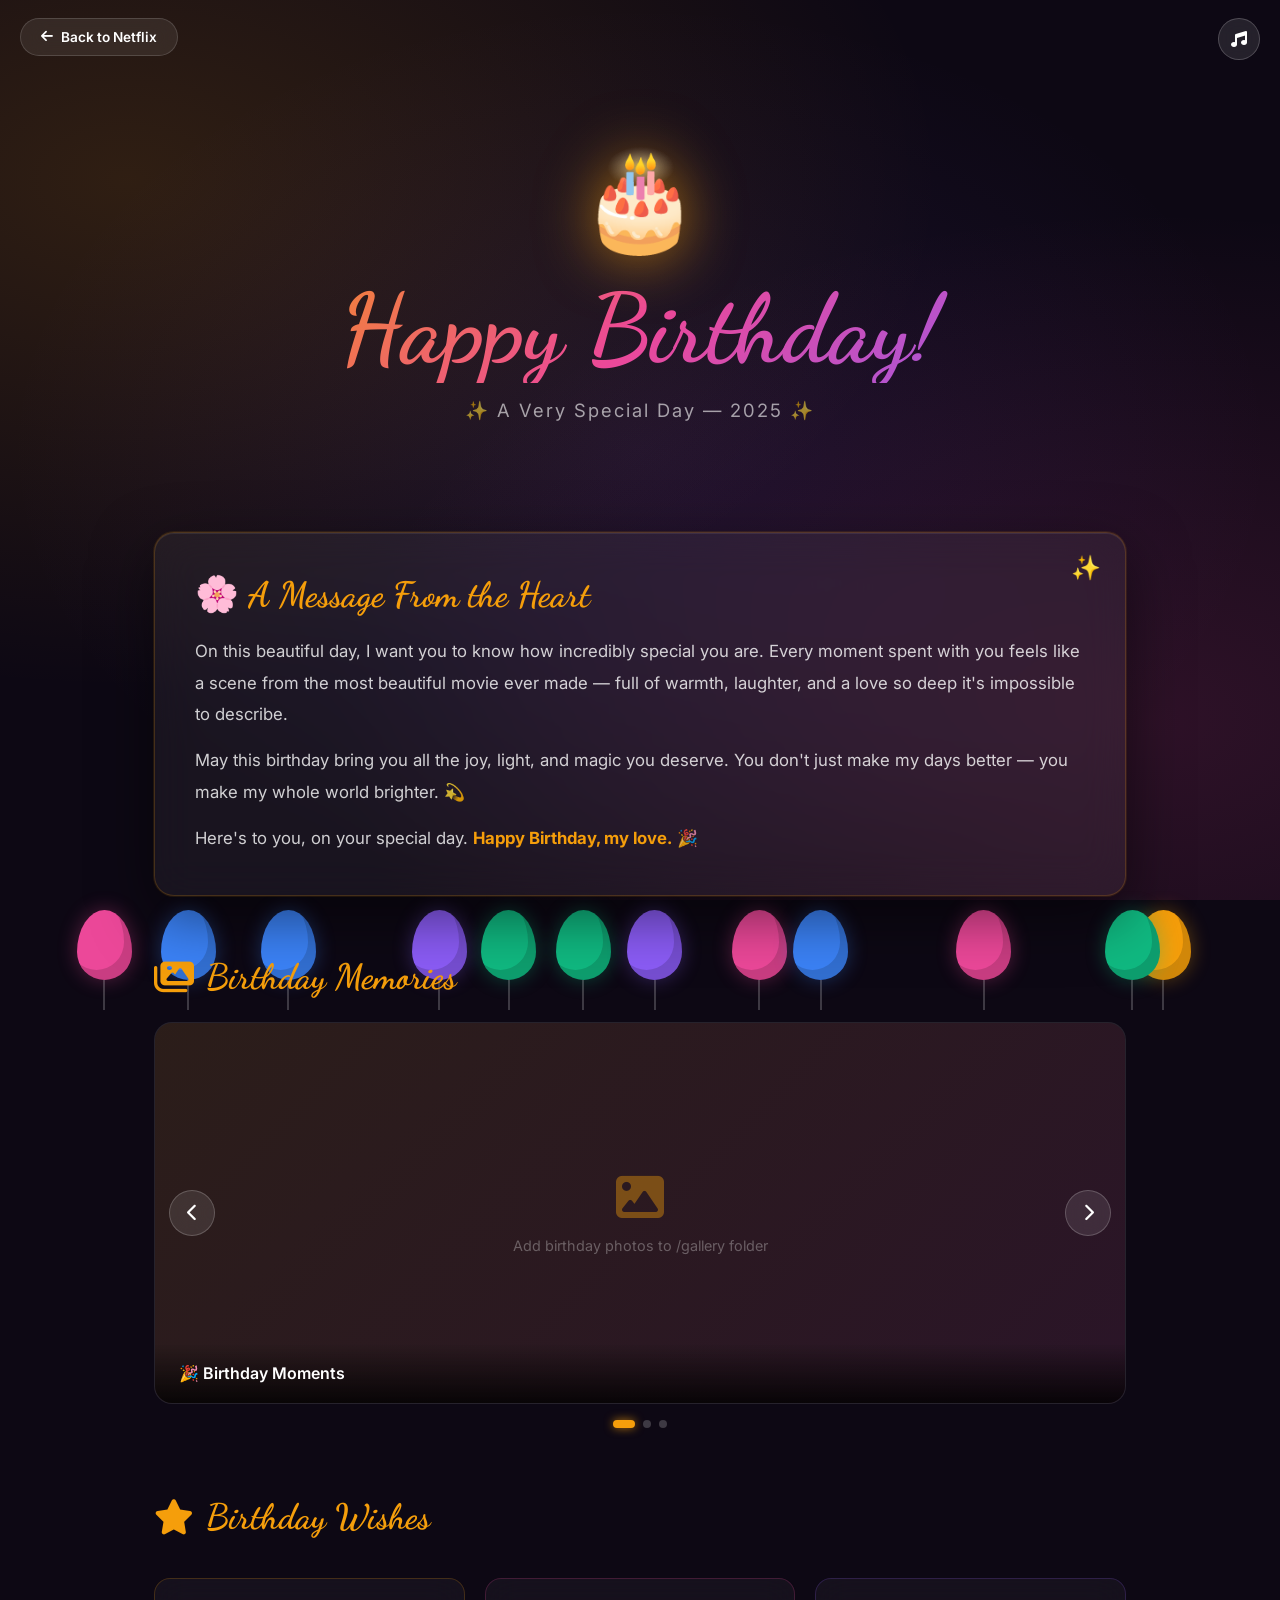
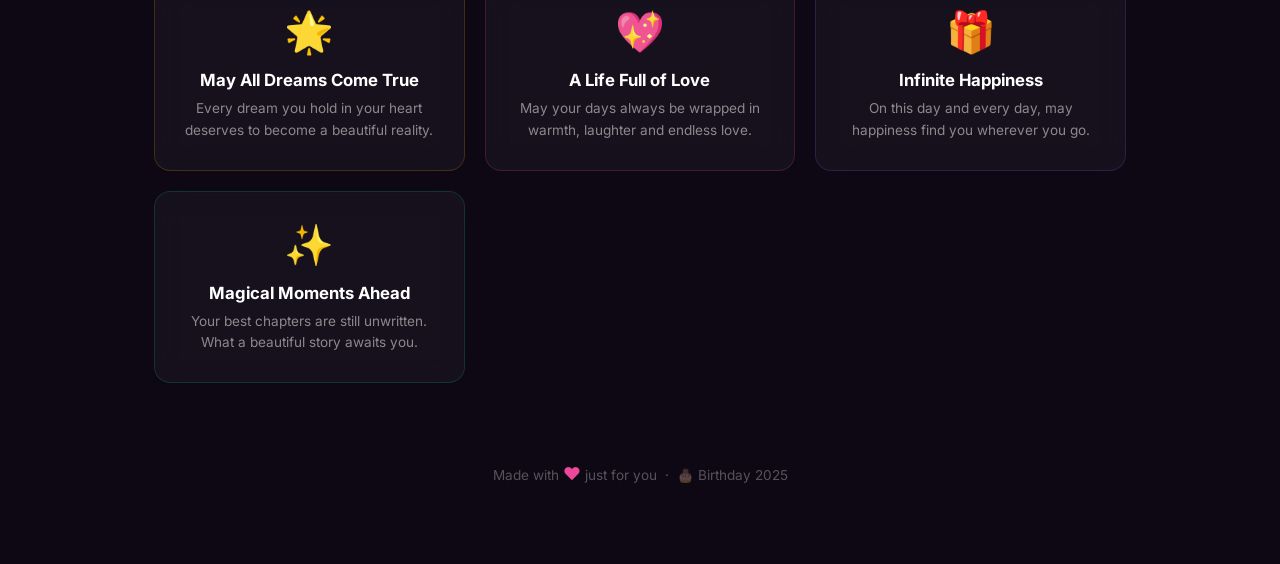
<file: birthday2025.html>
<!DOCTYPE html>
<html lang="en">
<head>
  <meta charset="UTF-8">
  <meta name="viewport" content="width=device-width, initial-scale=1.0">
  <title>🎂 Happy Birthday 2025</title>
  <link href="https://fonts.googleapis.com/css2?family=Inter:wght@300;400;600;700;900&family=Dancing+Script:wght@700;800&display=swap" rel="stylesheet">
  <link rel="stylesheet" href="https://cdnjs.cloudflare.com/ajax/libs/font-awesome/6.5.0/css/all.min.css">
  <style>
    *, *::before, *::after { margin:0; padding:0; box-sizing:border-box; }

    :root {
      --gold:   #f59e0b;
      --pink:   #ec4899;
      --purple: #8b5cf6;
      --bg:     #0d0814;
    }

    html { scroll-behavior: smooth; }

    body {
      font-family: 'Inter', sans-serif;
      background: var(--bg);
      color: #fff;
      min-height: 100vh;
      overflow-x: hidden;
    }

    /* ── BACK BUTTON ── */
    .back-btn {
      position: fixed;
      top: 18px;
      left: 20px;
      z-index: 9999;
      display: flex;
      align-items: center;
      gap: 8px;
      padding: 10px 20px;
      background: rgba(255,255,255,0.08);
      backdrop-filter: blur(12px);
      border: 1px solid rgba(255,255,255,0.15);
      border-radius: 30px;
      color: #fff;
      text-decoration: none;
      font-size: 0.85rem;
      font-weight: 600;
      transition: all 0.3s ease;
    }
    .back-btn:hover {
      background: rgba(229,9,20,0.3);
      border-color: rgba(229,9,20,0.5);
      box-shadow: 0 0 20px rgba(229,9,20,0.3);
    }

    /* ── AUDIO CONTROLS ── */
    .audio-controls {
      position: fixed;
      top: 18px;
      right: 20px;
      z-index: 9999;
      display: flex;
      align-items: center;
      gap: 10px;
    }
    .audio-btn {
      width: 42px; height: 42px;
      border-radius: 50%;
      background: rgba(255,255,255,0.1);
      backdrop-filter: blur(10px);
      border: 1px solid rgba(255,255,255,0.2);
      color: #fff;
      font-size: 1rem;
      cursor: pointer;
      display: flex; align-items: center; justify-content: center;
      transition: all 0.3s;
    }
    .audio-btn:hover { background: rgba(245,158,11,0.4); border-color: var(--gold); }

    /* ── ANIMATED BACKGROUND ── */
    .bg-layer {
      position: fixed;
      inset: 0;
      z-index: 0;
      background:
        radial-gradient(ellipse at 10% 20%, rgba(245,158,11,0.15) 0%, transparent 50%),
        radial-gradient(ellipse at 90% 80%, rgba(236,72,153,0.15) 0%, transparent 50%),
        radial-gradient(ellipse at 50% 50%, rgba(139,92,246,0.1) 0%, transparent 70%),
        #0d0814;
    }

    /* ── CONFETTI ── */
    .confetti-container {
      position: fixed;
      inset: 0;
      pointer-events: none;
      z-index: 1;
      overflow: hidden;
    }
    .confetti-piece {
      position: absolute;
      top: -20px;
      width: 10px;
      height: 10px;
      opacity: 0;
      animation: confettiFall linear infinite;
    }
    .confetti-piece.rect  { border-radius: 2px; }
    .confetti-piece.circle { border-radius: 50%; }
    .confetti-piece.star  {
      width: 0; height: 0; background: transparent !important;
      border-left: 5px solid transparent;
      border-right: 5px solid transparent;
    }
    @keyframes confettiFall {
      0%   { transform: translateY(0) rotate(0deg); opacity: 1; }
      100% { transform: translateY(110vh) rotate(720deg); opacity: 0; }
    }

    /* ── BALLOONS ── */
    .balloon-container {
      position: fixed;
      bottom: -80px;
      width: 100%;
      pointer-events: none;
      z-index: 1;
    }
    .balloon {
      position: absolute;
      bottom: 0;
      width: 55px;
      height: 70px;
      border-radius: 50% 50% 50% 50% / 60% 60% 40% 40%;
      animation: balloonFloat linear infinite;
    }
    .balloon::after {
      content: '';
      position: absolute;
      bottom: -30px;
      left: 50%;
      transform: translateX(-50%);
      width: 1px;
      height: 30px;
      background: rgba(255,255,255,0.4);
    }
    @keyframes balloonFloat {
      0%   { transform: translateY(0) rotate(-5deg); }
      25%  { transform: translateY(-20px) rotate(5deg); }
      50%  { transform: translateY(-10px) rotate(-3deg); }
      75%  { transform: translateY(-25px) rotate(4deg); }
      100% { transform: translateY(0) rotate(-5deg); }
    }

    /* ── SPARKLES ── */
    .sparkle {
      position: fixed;
      pointer-events: none;
      z-index: 2;
      animation: sparklePop 1.5s ease-out forwards;
    }
    @keyframes sparklePop {
      0%   { opacity: 0; transform: scale(0) rotate(0deg); }
      40%  { opacity: 1; transform: scale(1.3) rotate(180deg); }
      100% { opacity: 0; transform: scale(0.5) rotate(360deg); }
    }

    /* ── MAIN CONTENT ── */
    .page-content {
      position: relative;
      z-index: 10;
      padding: 80px 5% 60px;
      max-width: 1100px;
      margin: 0 auto;
    }

    /* ── HERO ── */
    .bday-hero {
      text-align: center;
      padding: 60px 0 40px;
      animation: fadeUp 1s ease-out;
    }
    @keyframes fadeUp {
      from { opacity:0; transform:translateY(40px); }
      to   { opacity:1; transform:translateY(0); }
    }

    /* ── CAKE ANIMATION ── */
    .cake-wrap {
      font-size: 6rem;
      margin-bottom: 20px;
      display: inline-block;
      animation: cakeBounce 2s ease-in-out infinite;
      filter: drop-shadow(0 0 30px rgba(245,158,11,0.7));
    }
    @keyframes cakeBounce {
      0%,100% { transform: scale(1) rotate(-3deg); }
      50%     { transform: scale(1.1) rotate(3deg); }
    }

    .bday-title {
      font-family: 'Dancing Script', cursive;
      font-size: clamp(3rem, 8vw, 6rem);
      font-weight: 800;
      background: linear-gradient(135deg, #f59e0b 0%, #ec4899 50%, #8b5cf6 100%);
      -webkit-background-clip: text;
      -webkit-text-fill-color: transparent;
      background-clip: text;
      margin-bottom: 16px;
      line-height: 1.1;
      text-shadow: none;
    }

    .bday-subtitle {
      font-size: 1.15rem;
      color: rgba(255,255,255,0.6);
      letter-spacing: 2px;
      margin-bottom: 30px;
    }

    /* ── MESSAGE CARD ── */
    .message-card {
      background: rgba(255,255,255,0.05);
      backdrop-filter: blur(20px);
      border: 1px solid rgba(245,158,11,0.2);
      border-radius: 20px;
      padding: 40px;
      margin: 40px 0;
      position: relative;
      overflow: hidden;
      animation: fadeUp 1.2s ease-out;
      box-shadow:
        0 0 0 1px rgba(245,158,11,0.1),
        0 20px 60px rgba(0,0,0,0.5),
        inset 0 1px 0 rgba(255,255,255,0.08);
    }
    .message-card::before {
      content: '✨';
      position: absolute;
      top: 20px; right: 24px;
      font-size: 1.5rem;
      animation: spin 4s linear infinite;
    }
    @keyframes spin { to { transform: rotate(360deg); } }

    .message-card h2 {
      font-family: 'Dancing Script', cursive;
      font-size: 2.2rem;
      color: var(--gold);
      margin-bottom: 20px;
    }
    .message-card p {
      font-size: 1.05rem;
      line-height: 1.9;
      color: rgba(255,255,255,0.8);
    }
    .message-card p + p { margin-top: 14px; }

    /* ── SECTION TITLE ── */
    .section-title {
      font-family: 'Dancing Script', cursive;
      font-size: 2.2rem;
      color: var(--gold);
      margin-bottom: 24px;
      display: flex;
      align-items: center;
      gap: 12px;
    }

    /* ── MEMORIES SLIDER ── */
    .memories-section {
      margin: 60px 0;
      animation: fadeUp 1.4s ease-out;
    }

    .slider-wrap {
      position: relative;
      overflow: hidden;
      border-radius: 18px;
      background: rgba(255,255,255,0.03);
      border: 1px solid rgba(255,255,255,0.08);
    }

    .slider-track {
      display: flex;
      transition: transform 0.55s cubic-bezier(.22,.68,0,1.2);
    }

    .slide {
      flex: 0 0 100%;
      position: relative;
      min-height: 340px;
      display: flex;
      align-items: center;
      justify-content: center;
      overflow: hidden;
    }

    .slide img {
      width: 100%;
      height: 380px;
      object-fit: cover;
      display: block;
    }

    .slide-placeholder {
      width: 100%;
      height: 380px;
      display: flex;
      flex-direction: column;
      align-items: center;
      justify-content: center;
      gap: 16px;
      background: linear-gradient(135deg, rgba(245,158,11,0.1), rgba(236,72,153,0.1));
    }
    .slide-placeholder i  { font-size: 3rem; color: var(--gold); opacity: 0.4; }
    .slide-placeholder p  { color: rgba(255,255,255,0.3); font-size: 0.9rem; }

    .slide-overlay {
      position: absolute;
      bottom: 0; left: 0; right: 0;
      padding: 20px 24px;
      background: linear-gradient(to top, rgba(0,0,0,0.8), transparent);
    }
    .slide-caption {
      font-size: 1rem;
      font-weight: 600;
      color: #fff;
    }

    .slider-btn {
      position: absolute;
      top: 50%; transform: translateY(-50%);
      z-index: 10;
      width: 46px; height: 46px;
      border-radius: 50%;
      background: rgba(255,255,255,0.1);
      backdrop-filter: blur(10px);
      border: 1px solid rgba(255,255,255,0.2);
      color: #fff;
      font-size: 1.1rem;
      cursor: pointer;
      display: flex; align-items: center; justify-content: center;
      transition: all 0.25s ease;
    }
    .slider-btn:hover {
      background: rgba(245,158,11,0.4);
      border-color: var(--gold);
      box-shadow: 0 0 20px rgba(245,158,11,0.4);
    }
    .slider-prev { left: 14px; }
    .slider-next { right: 14px; }

    .slider-dots {
      display: flex;
      justify-content: center;
      gap: 8px;
      padding: 16px 0 8px;
    }
    .slider-dot {
      width: 8px; height: 8px;
      border-radius: 50%;
      background: rgba(255,255,255,0.2);
      cursor: pointer;
      transition: all 0.3s;
    }
    .slider-dot.active {
      background: var(--gold);
      box-shadow: 0 0 10px rgba(245,158,11,0.7);
      width: 22px;
      border-radius: 4px;
    }

    /* ── WISHES GRID ── */
    .wishes-grid {
      display: grid;
      grid-template-columns: repeat(auto-fit, minmax(260px, 1fr));
      gap: 20px;
      margin: 40px 0;
    }

    .wish-card {
      background: rgba(255,255,255,0.04);
      backdrop-filter: blur(16px);
      border-radius: 16px;
      padding: 28px 24px;
      border: 1px solid rgba(255,255,255,0.08);
      text-align: center;
      transition: transform 0.3s ease, box-shadow 0.3s ease;
      animation: fadeUp 1.2s ease-out both;
    }
    .wish-card:hover {
      transform: translateY(-6px);
      box-shadow: 0 20px 50px rgba(0,0,0,0.5), 0 0 30px rgba(245,158,11,0.15);
    }
    .wish-card .wish-icon {
      font-size: 2.5rem;
      margin-bottom: 14px;
    }
    .wish-card h3 {
      font-size: 1.05rem;
      font-weight: 700;
      color: #fff;
      margin-bottom: 8px;
    }
    .wish-card p {
      font-size: 0.85rem;
      color: rgba(255,255,255,0.5);
      line-height: 1.6;
    }

    /* ── FOOTER ── */
    .bday-footer {
      text-align: center;
      padding: 40px 0 20px;
      color: rgba(255,255,255,0.3);
      font-size: 0.85rem;
    }
    .bday-footer span {
      color: #ec4899;
      font-size: 1.1rem;
    }

    /* ── RESPONSIVE ── */
    @media (max-width: 600px) {
      .page-content { padding: 70px 4% 40px; }
      .message-card { padding: 26px 20px; }
      .slide img, .slide-placeholder { height: 240px; }
    }
  </style>
</head>
<body>

<!-- BG -->
<div class="bg-layer"></div>

<!-- CONFETTI -->
<div class="confetti-container" id="confettiContainer"></div>

<!-- BALLOONS -->
<div class="balloon-container" id="balloonContainer"></div>

<!-- BACK BTN -->
<a href="index.html" class="back-btn">
  <i class="fas fa-arrow-left"></i> Back to Netflix
</a>

<!-- AUDIO -->
<div class="audio-controls">
  <button class="audio-btn" id="bdayAudioBtn" title="Toggle music">
    <i class="fas fa-music" id="bdayAudioIcon"></i>
  </button>
</div>
<audio id="bdayAudio" loop>
  <!-- Drop your birthday mp3 here: -->
  <!-- <source src="music/happy_birthday.mp3" type="audio/mpeg"> -->
</audio>

<!-- MAIN CONTENT -->
<div class="page-content">

  <!-- HERO -->
  <div class="bday-hero">
    <div class="cake-wrap">🎂</div>
    <h1 class="bday-title">Happy Birthday!</h1>
    <p class="bday-subtitle">✨ A Very Special Day — 2025 ✨</p>
  </div>

  <!-- MESSAGE CARD -->
  <div class="message-card">
    <h2>🌸 A Message From the Heart</h2>
    <p>
      On this beautiful day, I want you to know how incredibly special you are.
      Every moment spent with you feels like a scene from the most beautiful movie ever made —
      full of warmth, laughter, and a love so deep it's impossible to describe.
    </p>
    <p>
      May this birthday bring you all the joy, light, and magic you deserve.
      You don't just make my days better — you make my whole world brighter. 💫
    </p>
    <p>
      Here's to you, on your special day. <strong style="color:var(--gold)">Happy Birthday, my love.</strong> 🎉
    </p>
  </div>

  <!-- MEMORIES SLIDER -->
  <div class="memories-section">
    <h2 class="section-title"><i class="fas fa-images"></i> Birthday Memories</h2>
    <div class="slider-wrap">
      <div class="slider-track" id="bdaySliderTrack">
        <!-- 
          HOW TO ADD PHOTOS:
          Replace the slide-placeholder divs with actual images:
          <div class="slide">
            <img src="gallery/your_bday_photo.jpg" alt="Memory">
            <div class="slide-overlay"><div class="slide-caption">Your Caption</div></div>
          </div>
        -->
        <div class="slide">
          <div class="slide-placeholder">
            <i class="fas fa-image"></i>
            <p>Add birthday photos to /gallery folder</p>
          </div>
          <div class="slide-overlay"><div class="slide-caption">🎉 Birthday Moments</div></div>
        </div>
        <div class="slide">
          <div class="slide-placeholder">
            <i class="fas fa-birthday-cake"></i>
            <p>Replace with your favourite memory</p>
          </div>
          <div class="slide-overlay"><div class="slide-caption">🎂 Cake Cutting</div></div>
        </div>
        <div class="slide">
          <div class="slide-placeholder">
            <i class="fas fa-heart"></i>
            <p>Add as many slides as you like</p>
          </div>
          <div class="slide-overlay"><div class="slide-caption">💝 Special Moments</div></div>
        </div>
      </div>
      <button class="slider-btn slider-prev" id="bdayPrev"><i class="fas fa-chevron-left"></i></button>
      <button class="slider-btn slider-next" id="bdayNext"><i class="fas fa-chevron-right"></i></button>
    </div>
    <div class="slider-dots" id="bdayDots"></div>
  </div>

  <!-- WISHES GRID -->
  <h2 class="section-title"><i class="fas fa-star"></i> Birthday Wishes</h2>
  <div class="wishes-grid">
    <div class="wish-card" style="animation-delay:0.1s; border-color:rgba(245,158,11,0.2)">
      <div class="wish-icon">🌟</div>
      <h3>May All Dreams Come True</h3>
      <p>Every dream you hold in your heart deserves to become a beautiful reality.</p>
    </div>
    <div class="wish-card" style="animation-delay:0.2s; border-color:rgba(236,72,153,0.2)">
      <div class="wish-icon">💖</div>
      <h3>A Life Full of Love</h3>
      <p>May your days always be wrapped in warmth, laughter and endless love.</p>
    </div>
    <div class="wish-card" style="animation-delay:0.3s; border-color:rgba(139,92,246,0.2)">
      <div class="wish-icon">🎁</div>
      <h3>Infinite Happiness</h3>
      <p>On this day and every day, may happiness find you wherever you go.</p>
    </div>
    <div class="wish-card" style="animation-delay:0.4s; border-color:rgba(16,185,129,0.2)">
      <div class="wish-icon">✨</div>
      <h3>Magical Moments Ahead</h3>
      <p>Your best chapters are still unwritten. What a beautiful story awaits you.</p>
    </div>
  </div>

  <!-- FOOTER -->
  <div class="bday-footer">
    Made with <span>❤️</span> just for you &nbsp;·&nbsp; 🎂 Birthday 2025
  </div>

</div><!-- /page-content -->

<script>
/* ═══ CONFETTI ═══ */
const CONFETTI_COLORS = ['#f59e0b','#ec4899','#8b5cf6','#ef4444','#10b981','#3b82f6','#fbbf24','#f472b6'];
const confettiContainer = document.getElementById('confettiContainer');

function createConfetti() {
  const piece = document.createElement('div');
  const shapes = ['rect','circle'];
  const shape  = shapes[Math.floor(Math.random() * shapes.length)];
  piece.className = `confetti-piece ${shape}`;
  piece.style.cssText = `
    left: ${Math.random() * 100}%;
    background: ${CONFETTI_COLORS[Math.floor(Math.random() * CONFETTI_COLORS.length)]};
    width: ${6 + Math.random() * 8}px;
    height: ${6 + Math.random() * 8}px;
    animation-duration: ${3 + Math.random() * 4}s;
    animation-delay: ${Math.random() * 5}s;
    opacity: 0;
  `;
  confettiContainer.appendChild(piece);
}
for (let i = 0; i < 60; i++) createConfetti();

/* ═══ BALLOONS ═══ */
const BALLOON_COLORS = ['#f59e0b','#ec4899','#8b5cf6','#ef4444','#3b82f6','#10b981'];
const balloonContainer = document.getElementById('balloonContainer');

function createBalloon() {
  const b = document.createElement('div');
  b.className = 'balloon';
  const color = BALLOON_COLORS[Math.floor(Math.random() * BALLOON_COLORS.length)];
  const left  = 5 + Math.random() * 90;
  const dur   = 3 + Math.random() * 4;
  const delay = Math.random() * 3;
  b.style.cssText = `
    background: ${color};
    left: ${left}%;
    animation-duration: ${dur}s;
    animation-delay: ${delay}s;
    box-shadow: inset -8px -10px 0 rgba(0,0,0,0.15), 0 0 20px ${color}55;
  `;
  balloonContainer.appendChild(b);
}
for (let i = 0; i < 12; i++) createBalloon();

/* ═══ SPARKLES on click ═══ */
document.addEventListener('click', e => {
  const emojis = ['✨','⭐','🌟','💫','🎉','🎊'];
  const sparkle = document.createElement('div');
  sparkle.className = 'sparkle';
  sparkle.style.cssText = `
    left: ${e.clientX - 15}px;
    top: ${e.clientY - 15}px;
    font-size: 1.5rem;
  `;
  sparkle.textContent = emojis[Math.floor(Math.random() * emojis.length)];
  document.body.appendChild(sparkle);
  setTimeout(() => sparkle.remove(), 1500);
});

/* ═══ SLIDER ═══ */
const track  = document.getElementById('bdaySliderTrack');
const dotsWrap = document.getElementById('bdayDots');
const slides = track.querySelectorAll('.slide');
let currentSlide = 0;

function buildDots() {
  dotsWrap.innerHTML = '';
  slides.forEach((_, i) => {
    const dot = document.createElement('div');
    dot.className = 'slider-dot' + (i === 0 ? ' active' : '');
    dot.onclick = () => goToSlide(i);
    dotsWrap.appendChild(dot);
  });
}

function goToSlide(n) {
  currentSlide = (n + slides.length) % slides.length;
  track.style.transform = `translateX(-${currentSlide * 100}%)`;
  dotsWrap.querySelectorAll('.slider-dot').forEach((d, i) => {
    d.classList.toggle('active', i === currentSlide);
  });
}

document.getElementById('bdayPrev').onclick = () => goToSlide(currentSlide - 1);
document.getElementById('bdayNext').onclick = () => goToSlide(currentSlide + 1);

// Auto-play slider
setInterval(() => goToSlide(currentSlide + 1), 4500);
buildDots();

/* ═══ AUDIO ═══ */
const audio   = document.getElementById('bdayAudio');
const audioBtn = document.getElementById('bdayAudioBtn');
const audioIcon = document.getElementById('bdayAudioIcon');
let playing = false;

audioBtn.onclick = () => {
  if (!audio.src && !audio.querySelector('source[src]')) {
    alert('Add a birthday song!\nDrop an mp3 into /music and uncomment the <source> tag in birthday2025.html');
    return;
  }
  if (playing) {
    audio.pause();
    playing = false;
    audioIcon.className = 'fas fa-music';
  } else {
    audio.play().catch(() => {});
    playing = true;
    audioIcon.className = 'fas fa-pause';
  }
};

// Touch swipe on slider
let touchStartX = 0;
track.parentElement.addEventListener('touchstart', e => { touchStartX = e.touches[0].clientX; }, { passive: true });
track.parentElement.addEventListener('touchend', e => {
  const diff = touchStartX - e.changedTouches[0].clientX;
  if (Math.abs(diff) > 50) goToSlide(currentSlide + (diff > 0 ? 1 : -1));
});
</script>
</body>
</html>
</file>
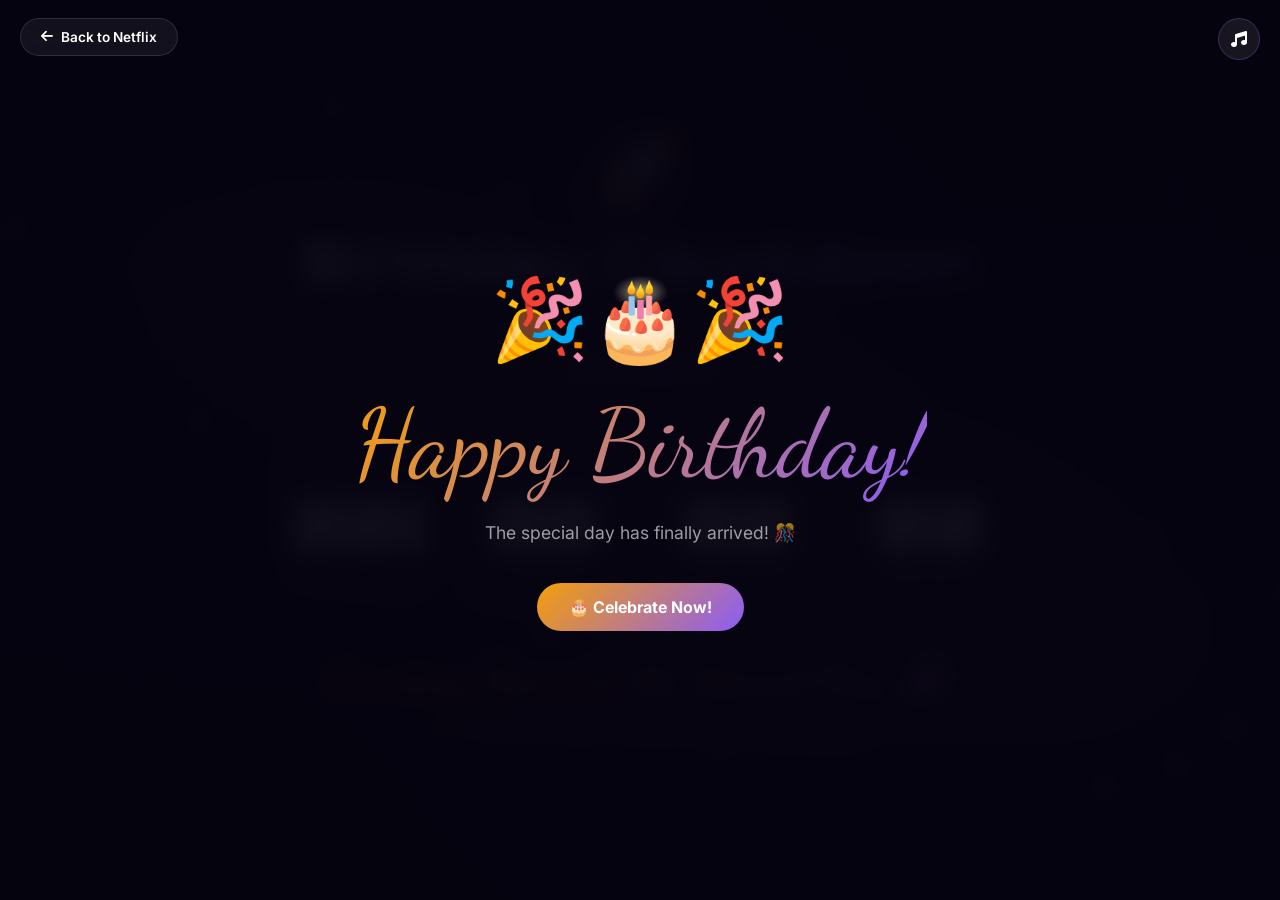
<file: birthday2026.html>
<!DOCTYPE html>
<html lang="en">
<head>
  <meta charset="UTF-8">
  <meta name="viewport" content="width=device-width, initial-scale=1.0">
  <title>🎉 Birthday 2026 Countdown</title>
  <link href="https://fonts.googleapis.com/css2?family=Inter:wght@300;400;600;700;900&family=Dancing+Script:wght@700;800&family=Orbitron:wght@400;700;900&display=swap" rel="stylesheet">
  <link rel="stylesheet" href="https://cdnjs.cloudflare.com/ajax/libs/font-awesome/6.5.0/css/all.min.css">
  <style>
    *, *::before, *::after { margin:0; padding:0; box-sizing:border-box; }

    :root {
      --neon:   #8b5cf6;
      --neon2:  #6366f1;
      --cyan:   #06b6d4;
      --gold:   #f59e0b;
      --bg:     #06040f;
    }

    html { scroll-behavior: smooth; }

    body {
      font-family: 'Inter', sans-serif;
      background: var(--bg);
      color: #fff;
      min-height: 100vh;
      overflow-x: hidden;
    }

    /* ── BACK BTN ── */
    .back-btn {
      position: fixed;
      top: 18px; left: 20px;
      z-index: 9999;
      display: flex; align-items: center; gap: 8px;
      padding: 10px 20px;
      background: rgba(255,255,255,0.06);
      backdrop-filter: blur(12px);
      border: 1px solid rgba(255,255,255,0.12);
      border-radius: 30px;
      color: #fff;
      text-decoration: none;
      font-size: 0.85rem; font-weight: 600;
      transition: all 0.3s;
    }
    .back-btn:hover {
      background: rgba(139,92,246,0.3);
      border-color: rgba(139,92,246,0.6);
      box-shadow: 0 0 20px rgba(139,92,246,0.3);
    }

    /* ── AUDIO BTN ── */
    .audio-controls {
      position: fixed;
      top: 18px; right: 20px;
      z-index: 9999;
    }
    .audio-btn {
      width: 42px; height: 42px;
      border-radius: 50%;
      background: rgba(255,255,255,0.08);
      backdrop-filter: blur(10px);
      border: 1px solid rgba(139,92,246,0.3);
      color: #fff; font-size: 1rem; cursor: pointer;
      display: flex; align-items: center; justify-content: center;
      transition: all 0.3s;
    }
    .audio-btn:hover {
      background: rgba(139,92,246,0.4);
      box-shadow: 0 0 20px rgba(139,92,246,0.5);
    }

    /* ── BACKGROUND GRID ── */
    .bg-layer {
      position: fixed; inset: 0; z-index: 0;
    }
    .bg-grid {
      position: absolute; inset: 0;
      background-image:
        linear-gradient(rgba(139,92,246,0.06) 1px, transparent 1px),
        linear-gradient(90deg, rgba(139,92,246,0.06) 1px, transparent 1px);
      background-size: 50px 50px;
    }
    .bg-glow {
      position: absolute; inset: 0;
      background:
        radial-gradient(ellipse at 20% 30%, rgba(139,92,246,0.2) 0%, transparent 50%),
        radial-gradient(ellipse at 80% 70%, rgba(99,102,241,0.2) 0%, transparent 50%),
        radial-gradient(ellipse at 50% 50%, rgba(6,182,212,0.07) 0%, transparent 60%),
        #06040f;
    }

    /* ── STARS ── */
    .stars-container {
      position: fixed; inset: 0;
      pointer-events: none; z-index: 1;
      overflow: hidden;
    }
    .star {
      position: absolute;
      border-radius: 50%;
      animation: starTwinkle ease-in-out infinite;
    }
    @keyframes starTwinkle {
      0%,100% { opacity: 0.2; transform: scale(1); }
      50%     { opacity: 1;   transform: scale(1.5); }
    }

    /* ── PARTICLES ── */
    .particle {
      position: fixed;
      pointer-events: none;
      z-index: 2;
      border-radius: 50%;
      animation: particleDrift linear infinite;
      opacity: 0;
    }
    @keyframes particleDrift {
      0%   { opacity: 0; transform: translateY(0) scale(0.5); }
      10%  { opacity: 0.7; }
      90%  { opacity: 0.3; }
      100% { opacity: 0; transform: translateY(-100vh) scale(1.2); }
    }

    /* ── MAIN ── */
    .page-content {
      position: relative; z-index: 10;
      padding: 80px 5% 60px;
      max-width: 1100px;
      margin: 0 auto;
    }

    /* ── HERO ── */
    .countdown-hero {
      text-align: center;
      padding: 50px 0 30px;
      animation: fadeUp 1s ease-out;
    }
    @keyframes fadeUp {
      from { opacity:0; transform:translateY(40px); }
      to   { opacity:1; transform:translateY(0); }
    }

    .rocket-icon {
      font-size: 4rem;
      display: inline-block;
      animation: rocketHover 2s ease-in-out infinite;
      filter: drop-shadow(0 0 25px rgba(139,92,246,0.8));
      margin-bottom: 18px;
    }
    @keyframes rocketHover {
      0%,100% { transform: translateY(0) rotate(-10deg); }
      50%     { transform: translateY(-14px) rotate(10deg); }
    }

    .countdown-title {
      font-family: 'Orbitron', monospace;
      font-size: clamp(1.8rem, 5vw, 3.5rem);
      font-weight: 900;
      background: linear-gradient(135deg, #fff 0%, #c4b5fd 40%, #8b5cf6 70%, #6366f1 100%);
      -webkit-background-clip: text;
      -webkit-text-fill-color: transparent;
      background-clip: text;
      margin-bottom: 12px;
      letter-spacing: 2px;
    }

    .countdown-sub {
      font-size: 1rem;
      color: rgba(255,255,255,0.45);
      letter-spacing: 3px;
      margin-bottom: 10px;
    }

    .target-date {
      display: inline-flex;
      align-items: center;
      gap: 8px;
      background: rgba(139,92,246,0.12);
      border: 1px solid rgba(139,92,246,0.3);
      border-radius: 30px;
      padding: 8px 22px;
      font-size: 0.9rem;
      color: #c4b5fd;
      font-weight: 600;
      margin-top: 10px;
      box-shadow: 0 0 20px rgba(139,92,246,0.2);
    }

    /* ── COUNTDOWN DISPLAY ── */
    .countdown-display {
      display: flex;
      justify-content: center;
      align-items: stretch;
      gap: 16px;
      flex-wrap: wrap;
      margin: 50px 0;
      animation: fadeUp 1.2s ease-out;
    }

    .countdown-card {
      flex: 0 0 clamp(100px, 18vw, 150px);
      background: rgba(255,255,255,0.04);
      backdrop-filter: blur(20px);
      border: 1px solid rgba(139,92,246,0.25);
      border-radius: 18px;
      padding: 28px 16px 22px;
      text-align: center;
      position: relative;
      overflow: hidden;
      transition: transform 0.3s ease, box-shadow 0.3s ease;
      box-shadow:
        0 0 0 1px rgba(139,92,246,0.1),
        inset 0 1px 0 rgba(255,255,255,0.05);
    }
    .countdown-card:hover {
      transform: translateY(-6px);
      box-shadow:
        0 20px 50px rgba(0,0,0,0.5),
        0 0 30px rgba(139,92,246,0.3);
      border-color: rgba(139,92,246,0.5);
    }
    .countdown-card::before {
      content: '';
      position: absolute;
      top: 0; left: 0; right: 0;
      height: 2px;
      background: linear-gradient(90deg, transparent, var(--neon), transparent);
      animation: cardScan 2s ease-in-out infinite;
    }
    @keyframes cardScan {
      0%,100% { opacity: 0.4; }
      50%     { opacity: 1; box-shadow: 0 0 20px var(--neon); }
    }

    .countdown-number {
      font-family: 'Orbitron', monospace;
      font-size: clamp(2.5rem, 6vw, 4rem);
      font-weight: 900;
      color: #fff;
      line-height: 1;
      text-shadow:
        0 0 20px rgba(139,92,246,0.8),
        0 0 40px rgba(139,92,246,0.4);
      animation: numberGlow 2s ease-in-out infinite;
      transition: transform 0.15s ease;
    }
    @keyframes numberGlow {
      0%,100% { text-shadow: 0 0 20px rgba(139,92,246,0.6), 0 0 40px rgba(139,92,246,0.3); }
      50%     { text-shadow: 0 0 30px rgba(139,92,246,1), 0 0 60px rgba(99,102,241,0.6); }
    }
    .countdown-number.tick {
      animation: tickPop 0.15s ease-out;
    }
    @keyframes tickPop {
      0%   { transform: scale(1.25); color: #c4b5fd; }
      100% { transform: scale(1); color: #fff; }
    }

    .countdown-label {
      font-family: 'Orbitron', monospace;
      font-size: 0.62rem;
      letter-spacing: 3px;
      color: rgba(196,181,253,0.6);
      text-transform: uppercase;
      margin-top: 10px;
    }

    /* Separator ── */
    .countdown-sep {
      display: flex;
      align-items: center;
      justify-content: center;
      font-size: 2.5rem;
      color: rgba(139,92,246,0.4);
      font-weight: 900;
      animation: sepBlink 1s step-end infinite;
      align-self: center;
      padding-bottom: 14px;
    }
    @keyframes sepBlink {
      0%,100% { opacity: 1; }
      50%     { opacity: 0.2; }
    }

    /* ── MESSAGE ── */
    .countdown-message {
      text-align: center;
      margin: 20px 0 60px;
      animation: fadeUp 1.4s ease-out;
    }
    .countdown-message h2 {
      font-family: 'Dancing Script', cursive;
      font-size: clamp(1.8rem, 4vw, 2.8rem);
      background: linear-gradient(135deg, var(--gold) 0%, var(--neon) 100%);
      -webkit-background-clip: text;
      -webkit-text-fill-color: transparent;
      background-clip: text;
      margin-bottom: 12px;
    }
    .countdown-message p {
      color: rgba(255,255,255,0.5);
      font-size: 1rem;
      letter-spacing: 1px;
    }

    /* ── PREVIEW GALLERY ── */
    .preview-grid {
      display: grid;
      grid-template-columns: repeat(auto-fill, minmax(180px, 1fr));
      gap: 12px;
      margin: 30px 0 60px;
    }
    .preview-item {
      border-radius: 12px;
      overflow: hidden;
      aspect-ratio: 1;
      background: rgba(139,92,246,0.06);
      border: 1px solid rgba(139,92,246,0.15);
      position: relative;
      cursor: pointer;
      transition: transform 0.3s, box-shadow 0.3s;
    }
    .preview-item:hover {
      transform: scale(1.04);
      box-shadow: 0 12px 40px rgba(139,92,246,0.3);
      border-color: rgba(139,92,246,0.4);
    }
    .preview-item img { width:100%; height:100%; object-fit:cover; }
    .preview-item-ph {
      width:100%; height:100%;
      display:flex; flex-direction:column;
      align-items:center; justify-content:center; gap:10px;
    }
    .preview-item-ph i  { font-size:2rem; color:rgba(139,92,246,0.4); }
    .preview-item-ph p  { font-size:0.7rem; color:rgba(255,255,255,0.2); text-align:center; padding:0 10px; }

    /* ── SECTION TITLE ── */
    .section-title {
      font-family: 'Dancing Script', cursive;
      font-size: 2.2rem;
      color: #c4b5fd;
      margin-bottom: 24px;
      display: flex; align-items: center; gap: 12px;
    }

    /* ── BIRTHDAY ARRIVED OVERLAY ── */
    .arrived-overlay {
      position: fixed; inset: 0; z-index: 9000;
      background: rgba(6,4,15,0.95);
      backdrop-filter: blur(12px);
      display: flex; align-items: center; justify-content: center;
      flex-direction: column; gap: 20px;
      text-align: center; padding: 40px;
      display: none;
    }
    .arrived-overlay.show { display: flex; animation: fadeUp 0.8s ease-out; }
    .arrived-title {
      font-family: 'Dancing Script', cursive;
      font-size: clamp(3rem, 8vw, 6rem);
      background: linear-gradient(135deg, var(--gold), var(--neon));
      -webkit-background-clip: text;
      -webkit-text-fill-color: transparent;
      background-clip: text;
    }

    /* ── FOOTER ── */
    .countdown-footer {
      text-align: center;
      padding: 40px 0 20px;
      color: rgba(255,255,255,0.25);
      font-size: 0.82rem;
    }
    .countdown-footer span { color: var(--neon); }

    /* ── RESPONSIVE ── */
    @media (max-width: 600px) {
      .countdown-display { gap: 10px; }
      .countdown-card { flex: 0 0 calc(45% - 10px); padding: 22px 10px 16px; }
      .countdown-sep { display: none; }
      .page-content { padding: 70px 4% 40px; }
      .preview-grid { grid-template-columns: repeat(2, 1fr); }
    }
  </style>
</head>
<body>

<!-- BACKGROUND -->
<div class="bg-layer">
  <div class="bg-grid"></div>
  <div class="bg-glow"></div>
</div>
<div class="stars-container" id="starsContainer"></div>

<!-- BACK BTN -->
<a href="index.html" class="back-btn">
  <i class="fas fa-arrow-left"></i> Back to Netflix
</a>

<!-- AUDIO -->
<div class="audio-controls">
  <button class="audio-btn" id="cdAudioBtn">
    <i class="fas fa-music" id="cdAudioIcon"></i>
  </button>
</div>
<audio id="cdAudio" loop>
  <!-- <source src="music/countdown_ambient.mp3" type="audio/mpeg"> -->
</audio>

<!-- BIRTHDAY ARRIVED OVERLAY -->
<div class="arrived-overlay" id="arrivedOverlay">
  <div style="font-size:5rem">🎉🎂🎉</div>
  <div class="arrived-title">Happy Birthday!</div>
  <p style="color:rgba(255,255,255,0.6); font-size:1.1rem">The special day has finally arrived! 🎊</p>
  <a href="birthday2025.html" style="
    display:inline-flex; align-items:center; gap:8px; margin-top:20px;
    padding:14px 32px; background:linear-gradient(135deg,var(--gold),var(--neon));
    border-radius:30px; color:#fff; text-decoration:none; font-weight:700;
  ">🎂 Celebrate Now!</a>
</div>

<!-- MAIN CONTENT -->
<div class="page-content">

  <!-- HERO -->
  <div class="countdown-hero">
    <div class="rocket-icon">🚀</div>
    <h1 class="countdown-title">Birthday Countdown</h1>
    <p class="countdown-sub">⭐ THE SPECIAL DAY IS COMING ⭐</p>
    <div class="target-date">
      <i class="fas fa-calendar-star"></i>
      23 September 2026
    </div>
  </div>

  <!-- COUNTDOWN DISPLAY -->
  <div class="countdown-display">
    <div class="countdown-card">
      <div class="countdown-number" id="cdDays">000</div>
      <div class="countdown-label">Days</div>
    </div>
    <div class="countdown-sep">:</div>
    <div class="countdown-card">
      <div class="countdown-number" id="cdHours">00</div>
      <div class="countdown-label">Hours</div>
    </div>
    <div class="countdown-sep">:</div>
    <div class="countdown-card">
      <div class="countdown-number" id="cdMinutes">00</div>
      <div class="countdown-label">Minutes</div>
    </div>
    <div class="countdown-sep">:</div>
    <div class="countdown-card">
      <div class="countdown-number" id="cdSeconds">00</div>
      <div class="countdown-label">Seconds</div>
    </div>
  </div>

  <!-- COUNTDOWN MESSAGE -->
  <div class="countdown-message">
    <h2>Counting Down to the Special Day 🎉</h2>
    <p>Every second brings us closer to something magical</p>
  </div>

  <!-- PREVIEW GALLERY -->
  <!-- <h2 class="section-title"><i class="fas fa-images"></i> Birthday Preview Gallery</h2>
  <div class="preview-grid"> -->
    <!-- Replace with actual images from /gallery -->
    <!-- <div class="preview-item"><div class="preview-item-ph"><i class="fas fa-image"></i><p>Add birthday preview photos</p></div></div>
    <div class="preview-item"><div class="preview-item-ph"><i class="fas fa-camera"></i><p>gallery/bday_preview_1.jpg</p></div></div>
    <div class="preview-item"><div class="preview-item-ph"><i class="fas fa-star"></i><p>Replace with your photos</p></div></div>
    <div class="preview-item"><div class="preview-item-ph"><i class="fas fa-birthday-cake"></i><p>Looking forward to this day!</p></div></div>
  </div> -->

  <!-- FOOTER -->
  <!-- <div class="countdown-footer"> -->
    
  </div>
</div><!-- /page-content -->

<script>
/* ═══ STARS ═══ */
const starsWrap = document.getElementById('starsContainer');
function makeStars(n) {
  for (let i = 0; i < n; i++) {
    const s = document.createElement('div');
    s.className = 'star';
    const size = 1 + Math.random() * 3;
    const colors = ['#8b5cf6','#6366f1','#06b6d4','#ffffff','#c4b5fd'];
    s.style.cssText = `
      left: ${Math.random() * 100}%;
      top: ${Math.random() * 100}%;
      width: ${size}px; height: ${size}px;
      background: ${colors[Math.floor(Math.random() * colors.length)]};
      animation-duration: ${2 + Math.random() * 4}s;
      animation-delay: ${Math.random() * 5}s;
      box-shadow: 0 0 ${size * 2}px currentColor;
    `;
    starsWrap.appendChild(s);
  }
}
makeStars(120);

/* ═══ FLOATING PARTICLES ═══ */
const PARTICLE_COLORS = ['#8b5cf6','#6366f1','#06b6d4','#f59e0b','#ec4899'];
function spawnParticle() {
  const p = document.createElement('div');
  p.className = 'particle';
  const size = 3 + Math.random() * 6;
  p.style.cssText = `
    left: ${Math.random() * 100}%;
    bottom: ${-size}px;
    width: ${size}px; height: ${size}px;
    background: ${PARTICLE_COLORS[Math.floor(Math.random() * PARTICLE_COLORS.length)]};
    animation-duration: ${6 + Math.random() * 8}s;
    animation-delay: ${Math.random() * 5}s;
    box-shadow: 0 0 ${size}px currentColor;
  `;
  document.body.appendChild(p);
  setTimeout(() => p.remove(), 16000);
}
for (let i = 0; i < 20; i++) spawnParticle();
setInterval(spawnParticle, 1500);

/* ═══ LIVE COUNTDOWN ═══ */
// Target: 23 September 2026, midnight
const TARGET = new Date('2026-09-23T00:00:00');

const elDays    = document.getElementById('cdDays');
const elHours   = document.getElementById('cdHours');
const elMinutes = document.getElementById('cdMinutes');
const elSeconds = document.getElementById('cdSeconds');

let prevValues = { days: '', hours: '', minutes: '', seconds: '' };

function pad(n, len = 2) {
  return String(Math.max(0, n)).padStart(len, '0');
}

function addTickClass(el) {
  el.classList.remove('tick');
  void el.offsetWidth; // reflow
  el.classList.add('tick');
}

function updateCountdown() {
  const now  = new Date();
  const diff = TARGET - now;

  if (diff <= 0) {
    // Birthday has arrived!
    document.getElementById('arrivedOverlay').classList.add('show');
    elDays.textContent = '000';
    elHours.textContent = '00';
    elMinutes.textContent = '00';
    elSeconds.textContent = '00';
    return;
  }

  const days    = Math.floor(diff / (1000 * 60 * 60 * 24));
  const hours   = Math.floor((diff % (1000 * 60 * 60 * 24)) / (1000 * 60 * 60));
  const minutes = Math.floor((diff % (1000 * 60 * 60)) / (1000 * 60));
  const seconds = Math.floor((diff % (1000 * 60)) / 1000);

  const dStr = pad(days, 3);
  const hStr = pad(hours);
  const mStr = pad(minutes);
  const sStr = pad(seconds);

  if (dStr !== prevValues.days) {
    elDays.textContent = dStr;
    addTickClass(elDays);
    prevValues.days = dStr;
  }
  if (hStr !== prevValues.hours) {
    elHours.textContent = hStr;
    addTickClass(elHours);
    prevValues.hours = hStr;
  }
  if (mStr !== prevValues.minutes) {
    elMinutes.textContent = mStr;
    addTickClass(elMinutes);
    prevValues.minutes = mStr;
  }
  if (sStr !== prevValues.seconds) {
    elSeconds.textContent = sStr;
    addTickClass(elSeconds);
    prevValues.seconds = sStr;
  }
}

// Update every second
updateCountdown();
setInterval(updateCountdown, 1000);

/* ═══ AUDIO ═══ */
const audio    = document.getElementById('cdAudio');
const audioBtn = document.getElementById('cdAudioBtn');
const audioIco = document.getElementById('cdAudioIcon');
let playing = false;
audioBtn.onclick = () => {
  if (!audio.children.length) {
    alert('Add ambient music!\nDrop an mp3 into /music and uncomment the <source> in birthday2026.html');
    return;
  }
  playing
    ? (audio.pause(), playing = false, audioIco.className = 'fas fa-music')
    : (audio.play().catch(()=>{}), playing = true, audioIco.className = 'fas fa-pause');
};

/* ═══ SPARKLE ON CLICK ═══ */
const style = document.createElement('style');
style.textContent = `@keyframes sparklePop{0%{opacity:0;transform:scale(0) translateY(0)}40%{opacity:1;transform:scale(1.3) translateY(-20px)}100%{opacity:0;transform:scale(0.5) translateY(-55px)}}`;
document.head.appendChild(style);
document.addEventListener('click', e => {
  ['⭐','💫','✨','🌟','🎉'].forEach((em, i) => {
    const s = document.createElement('div');
    s.style.cssText = `position:fixed;z-index:9999;pointer-events:none;left:${e.clientX + (i-2)*18}px;top:${e.clientY}px;font-size:1.1rem;animation:sparklePop 1s ease-out forwards`;
    s.textContent = em;
    document.body.appendChild(s);
    setTimeout(() => s.remove(), 1000);
  });
});
</script>
</body>
</html>
</file>
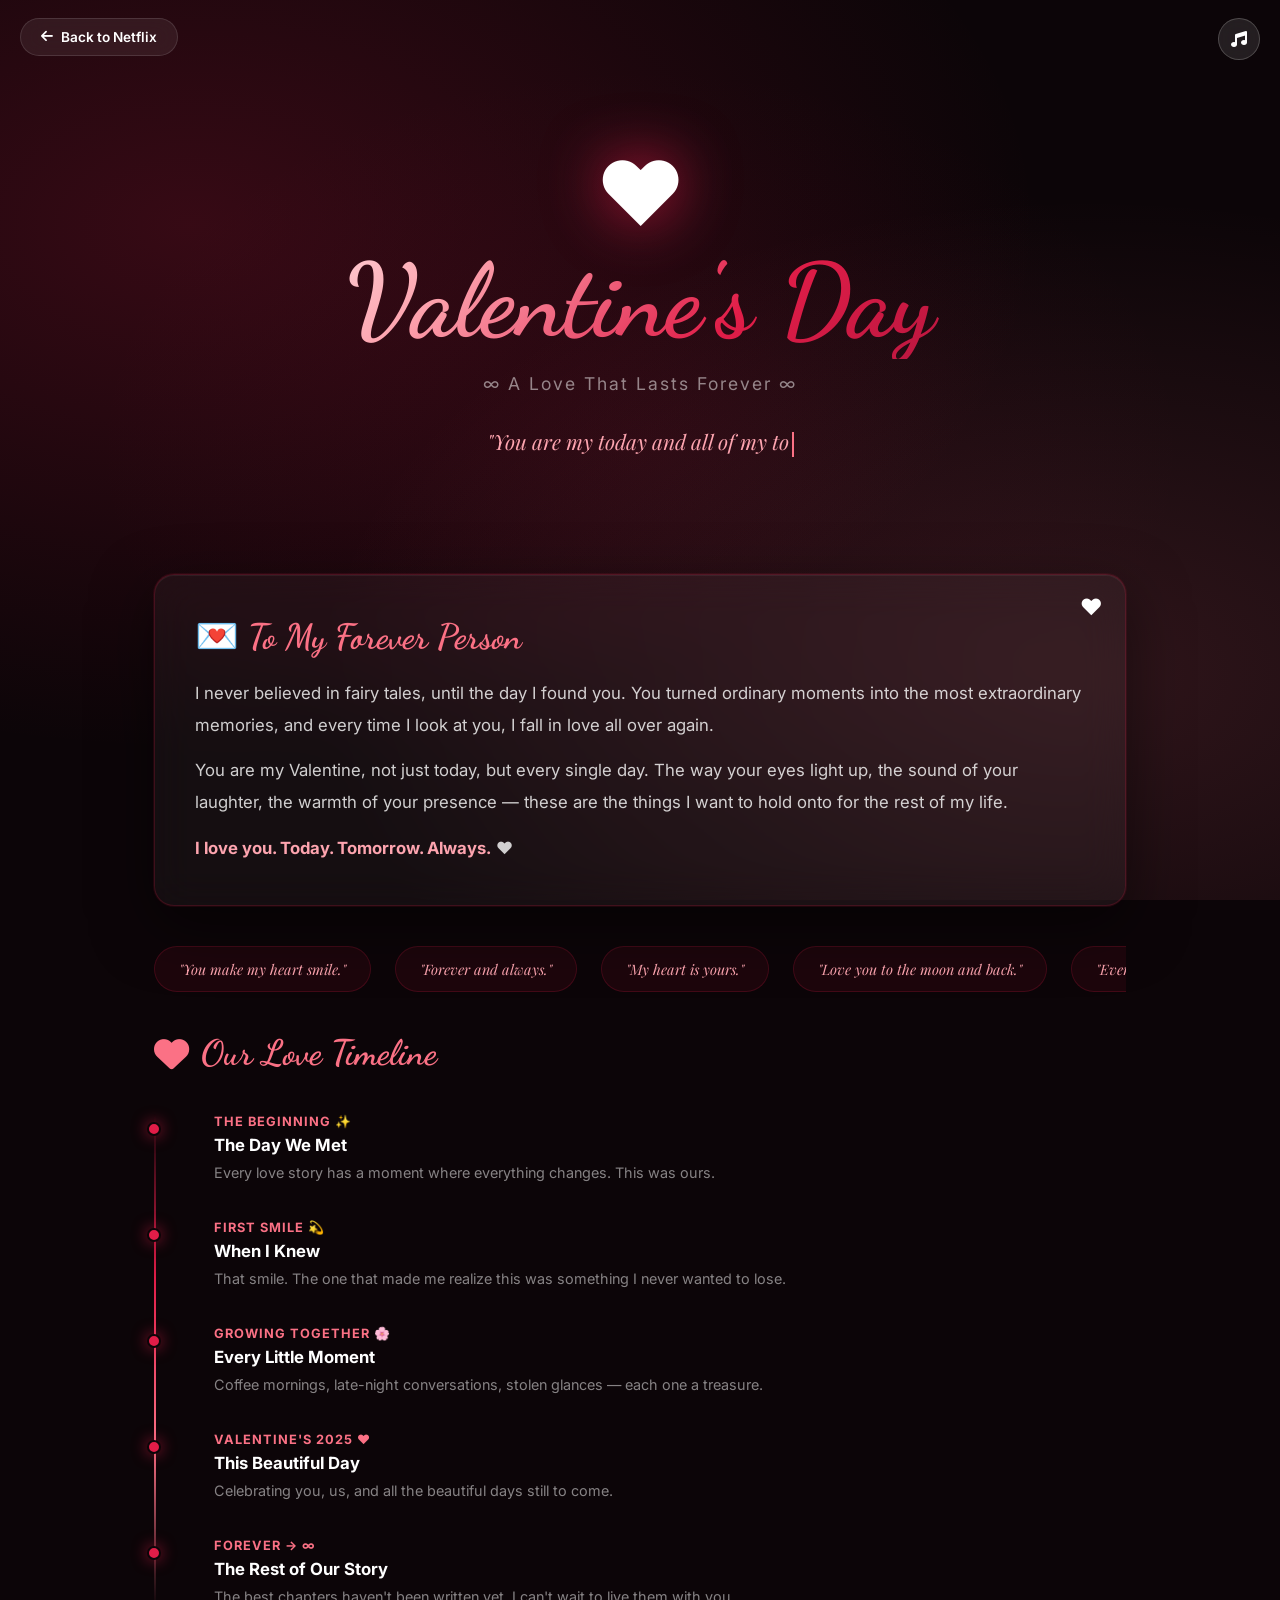
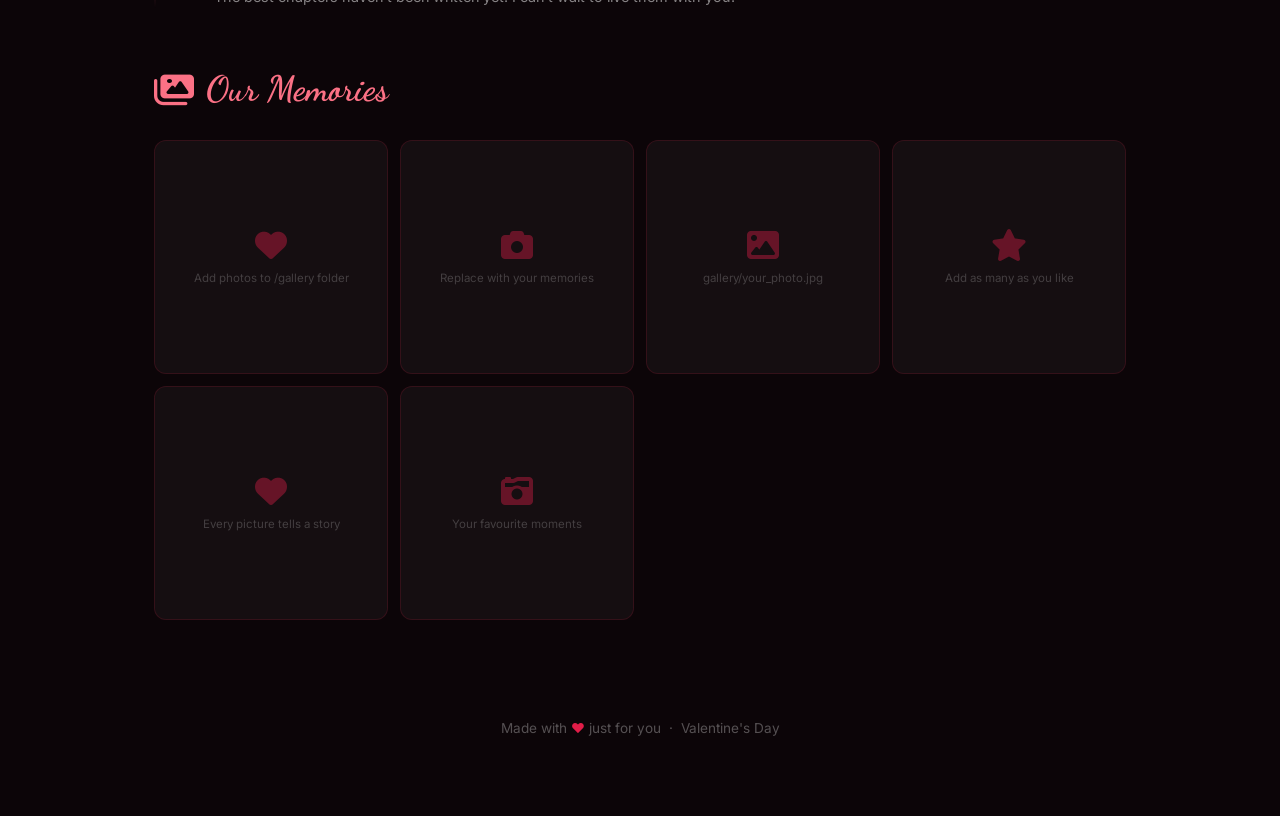
<file: valentine.html>
<!DOCTYPE html>
<html lang="en">
<head>
  <meta charset="UTF-8">
  <meta name="viewport" content="width=device-width, initial-scale=1.0">
  <title>❤️ Valentine's Day</title>
  <link href="https://fonts.googleapis.com/css2?family=Inter:wght@300;400;600;700;900&family=Dancing+Script:wght@700;800&family=Playfair+Display:ital,wght@0,400;0,700;1,400&display=swap" rel="stylesheet">
  <link rel="stylesheet" href="https://cdnjs.cloudflare.com/ajax/libs/font-awesome/6.5.0/css/all.min.css">
  <style>
    *, *::before, *::after { margin:0; padding:0; box-sizing:border-box; }

    :root {
      --red:  #e11d48;
      --pink: #fb7185;
      --rose: #fda4af;
      --bg:   #0c0508;
    }

    html { scroll-behavior: smooth; }

    body {
      font-family: 'Inter', sans-serif;
      background: var(--bg);
      color: #fff;
      min-height: 100vh;
      overflow-x: hidden;
    }

    /* ── BACK BTN ── */
    .back-btn {
      position: fixed;
      top: 18px; left: 20px;
      z-index: 9999;
      display: flex; align-items: center; gap: 8px;
      padding: 10px 20px;
      background: rgba(255,255,255,0.07);
      backdrop-filter: blur(12px);
      border: 1px solid rgba(255,255,255,0.12);
      border-radius: 30px;
      color: #fff;
      text-decoration: none;
      font-size: 0.85rem; font-weight: 600;
      transition: all 0.3s;
    }
    .back-btn:hover {
      background: rgba(225,29,72,0.3);
      border-color: rgba(225,29,72,0.5);
      box-shadow: 0 0 20px rgba(225,29,72,0.3);
    }

    /* ── AUDIO BTN ── */
    .audio-controls {
      position: fixed;
      top: 18px; right: 20px;
      z-index: 9999;
    }
    .audio-btn {
      width: 42px; height: 42px;
      border-radius: 50%;
      background: rgba(255,255,255,0.1);
      backdrop-filter: blur(10px);
      border: 1px solid rgba(255,255,255,0.2);
      color: #fff; font-size: 1rem; cursor: pointer;
      display: flex; align-items: center; justify-content: center;
      transition: all 0.3s;
    }
    .audio-btn:hover {
      background: rgba(225,29,72,0.4);
      border-color: var(--red);
    }

    /* ── BACKGROUND ── */
    .bg-layer {
      position: fixed; inset: 0; z-index: 0;
      background:
        radial-gradient(ellipse at 15% 25%, rgba(225,29,72,0.2) 0%, transparent 55%),
        radial-gradient(ellipse at 85% 75%, rgba(251,113,133,0.15) 0%, transparent 50%),
        radial-gradient(ellipse at 50% 50%, rgba(159,18,57,0.1) 0%, transparent 60%),
        #0c0508;
    }

    /* ── FLOATING HEARTS ── */
    .hearts-container {
      position: fixed; inset: 0;
      pointer-events: none; z-index: 1;
      overflow: hidden;
    }
    .heart-particle {
      position: absolute;
      bottom: -40px;
      font-size: 1.2rem;
      animation: heartRise linear infinite;
      opacity: 0;
    }
    @keyframes heartRise {
      0%   { transform: translateY(0) rotate(0deg) scale(0.8); opacity: 0; }
      10%  { opacity: 0.8; }
      90%  { opacity: 0.4; }
      100% { transform: translateY(-110vh) rotate(30deg) scale(1.1); opacity: 0; }
    }

    /* ── CONTENT ── */
    .page-content {
      position: relative; z-index: 10;
      padding: 80px 5% 60px;
      max-width: 1100px;
      margin: 0 auto;
    }

    /* ── HERO ── */
    .val-hero {
      text-align: center;
      padding: 60px 0 20px;
      animation: fadeUp 1s ease-out;
    }
    @keyframes fadeUp {
      from { opacity:0; transform:translateY(40px); }
      to   { opacity:1; transform:translateY(0); }
    }

    .heart-icon {
      font-size: 5.5rem;
      display: inline-block;
      animation: heartBeat 1.4s ease-in-out infinite;
      filter: drop-shadow(0 0 30px rgba(225,29,72,0.8));
    }
    @keyframes heartBeat {
      0%,100% { transform: scale(1); }
      14%     { transform: scale(1.15); }
      28%     { transform: scale(1); }
      42%     { transform: scale(1.1); }
      70%     { transform: scale(1); }
    }

    .val-title {
      font-family: 'Dancing Script', cursive;
      font-size: clamp(3rem, 8vw, 6.5rem);
      font-weight: 800;
      background: linear-gradient(135deg, #fff 0%, #fda4af 30%, #e11d48 60%, #9f1239 100%);
      -webkit-background-clip: text;
      -webkit-text-fill-color: transparent;
      background-clip: text;
      margin-bottom: 14px;
      line-height: 1.1;
    }

    .val-sub {
      font-size: 1.1rem;
      color: rgba(255,255,255,0.5);
      letter-spacing: 2px;
      margin-bottom: 10px;
    }

    /* ── TYPING EFFECT ── */
    .typing-wrap {
      margin: 30px auto;
      max-width: 600px;
      min-height: 60px;
    }
    .typing-quote {
      font-family: 'Playfair Display', serif;
      font-style: italic;
      font-size: 1.3rem;
      color: var(--rose);
      line-height: 1.7;
      text-align: center;
    }
    .typing-cursor {
      display: inline-block;
      width: 2px;
      height: 1.2em;
      background: var(--pink);
      vertical-align: middle;
      margin-left: 3px;
      animation: blink 0.8s step-end infinite;
    }
    @keyframes blink { 0%,100%{opacity:1} 50%{opacity:0} }

    /* ── LOVE MESSAGE ── */
    .love-card {
      background: rgba(255,255,255,0.04);
      backdrop-filter: blur(20px);
      border: 1px solid rgba(225,29,72,0.2);
      border-radius: 20px;
      padding: 40px;
      margin: 40px 0;
      position: relative;
      overflow: hidden;
      box-shadow:
        0 0 0 1px rgba(225,29,72,0.1),
        0 20px 60px rgba(0,0,0,0.5),
        inset 0 1px 0 rgba(255,255,255,0.06);
      animation: fadeUp 1.2s ease-out;
    }
    .love-card::before {
      content: '❤️';
      position: absolute;
      top: 18px; right: 22px;
      font-size: 1.4rem;
      animation: heartBeat 1.8s ease-in-out infinite;
    }
    .love-card h2 {
      font-family: 'Dancing Script', cursive;
      font-size: 2.2rem;
      color: var(--pink);
      margin-bottom: 20px;
    }
    .love-card p {
      font-size: 1.05rem;
      line-height: 1.9;
      color: rgba(255,255,255,0.8);
    }
    .love-card p + p { margin-top: 14px; }

    /* ── SECTION TITLE ── */
    .section-title {
      font-family: 'Dancing Script', cursive;
      font-size: 2.2rem;
      color: var(--pink);
      margin-bottom: 24px;
      display: flex; align-items: center; gap: 12px;
    }

    /* ── LOVE TIMELINE ── */
    .timeline {
      position: relative;
      margin: 40px 0 60px;
      padding-left: 30px;
    }
    .timeline::before {
      content: '';
      position: absolute;
      left: 0; top: 0; bottom: 0;
      width: 2px;
      background: linear-gradient(to bottom, transparent, var(--red), var(--pink), transparent);
    }
    .timeline-item {
      position: relative;
      margin-bottom: 36px;
      padding-left: 30px;
      animation: fadeUp 1s ease-out both;
    }
    .timeline-item::before {
      content: '';
      position: absolute;
      left: -37px; top: 8px;
      width: 14px; height: 14px;
      border-radius: 50%;
      background: var(--red);
      border: 2px solid var(--bg);
      box-shadow: 0 0 15px rgba(225,29,72,0.7);
    }
    .timeline-date {
      font-size: 0.8rem;
      color: var(--pink);
      font-weight: 700;
      letter-spacing: 1px;
      text-transform: uppercase;
      margin-bottom: 6px;
    }
    .timeline-title {
      font-size: 1.05rem;
      font-weight: 700;
      color: #fff;
      margin-bottom: 6px;
    }
    .timeline-desc {
      font-size: 0.9rem;
      color: rgba(255,255,255,0.5);
      line-height: 1.6;
    }

    /* ── MEMORIES GALLERY ── */
    .memories-grid {
      display: grid;
      grid-template-columns: repeat(auto-fill, minmax(200px, 1fr));
      gap: 12px;
      margin: 30px 0 60px;
    }
    .memory-item {
      border-radius: 12px;
      overflow: hidden;
      position: relative;
      aspect-ratio: 1 / 1;
      background: rgba(255,255,255,0.04);
      border: 1px solid rgba(225,29,72,0.15);
      cursor: pointer;
      transition: transform 0.3s, box-shadow 0.3s;
    }
    .memory-item:hover {
      transform: scale(1.04);
      box-shadow: 0 12px 40px rgba(225,29,72,0.25);
    }
    .memory-item img {
      width: 100%; height: 100%;
      object-fit: cover;
    }
    .memory-item-placeholder {
      width: 100%; height: 100%;
      display: flex; flex-direction: column;
      align-items: center; justify-content: center; gap: 10px;
    }
    .memory-item-placeholder i   { font-size: 2rem; color: rgba(225,29,72,0.4); }
    .memory-item-placeholder p   { font-size: 0.72rem; color: rgba(255,255,255,0.2); text-align: center; padding: 0 10px; }
    .memory-item-overlay {
      position: absolute; inset: 0;
      background: linear-gradient(to top, rgba(0,0,0,0.7), transparent 50%);
      opacity: 0; transition: opacity 0.3s;
      display: flex; align-items: flex-end; padding: 12px;
    }
    .memory-item:hover .memory-item-overlay { opacity: 1; }

    /* ── QUOTES STRIP ── */
    .quotes-strip {
      margin: 40px 0;
      overflow: hidden;
    }
    .quotes-track {
      display: flex;
      gap: 24px;
      animation: scrollQuotes 30s linear infinite;
      width: max-content;
    }
    @keyframes scrollQuotes {
      from { transform: translateX(0); }
      to   { transform: translateX(-50%); }
    }
    .quote-pill {
      flex-shrink: 0;
      padding: 12px 24px;
      background: rgba(225,29,72,0.08);
      border: 1px solid rgba(225,29,72,0.2);
      border-radius: 30px;
      font-family: 'Playfair Display', serif;
      font-style: italic;
      font-size: 0.9rem;
      color: var(--rose);
      white-space: nowrap;
    }

    /* ── FOOTER ── */
    .val-footer {
      text-align: center;
      padding: 40px 0 20px;
      color: rgba(255,255,255,0.3);
      font-size: 0.85rem;
    }
    .val-footer span { color: var(--red); }

    /* ── RESPONSIVE ── */
    @media (max-width: 600px) {
      .page-content { padding: 70px 4% 40px; }
      .love-card { padding: 24px 18px; }
      .memories-grid { grid-template-columns: repeat(2, 1fr); }
    }
  </style>
</head>
<body>

<div class="bg-layer"></div>
<div class="hearts-container" id="heartsContainer"></div>

<a href="index.html" class="back-btn">
  <i class="fas fa-arrow-left"></i> Back to Netflix
</a>

<div class="audio-controls">
  <button class="audio-btn" id="valAudioBtn">
    <i class="fas fa-music" id="valAudioIcon"></i>
  </button>
</div>
<audio id="valAudio" loop>
  <!-- <source src="music/romantic_song.mp3" type="audio/mpeg"> -->
</audio>

<div class="page-content">

  <!-- HERO -->
  <div class="val-hero">
    <div class="heart-icon">❤️</div>
    <h1 class="val-title">Valentine's Day</h1>
    <p class="val-sub">∞ A Love That Lasts Forever ∞</p>
    <div class="typing-wrap">
      <div class="typing-quote">
        <span id="typingText"></span><span class="typing-cursor"></span>
      </div>
    </div>
  </div>

  <!-- LOVE MESSAGE -->
  <div class="love-card">
    <h2>💌 To My Forever Person</h2>
    <p>
      I never believed in fairy tales, until the day I found you. You turned ordinary moments
      into the most extraordinary memories, and every time I look at you, I fall in love all over again.
    </p>
    <p>
      You are my Valentine, not just today, but every single day. The way your eyes light up,
      the sound of your laughter, the warmth of your presence — these are the things I want to
      hold onto for the rest of my life.
    </p>
    <p>
      <strong style="color:var(--rose)">I love you. Today. Tomorrow. Always.</strong> ❤️
    </p>
  </div>

  <!-- QUOTES STRIP -->
  <div class="quotes-strip" id="quotesStrip"></div>

  <!-- LOVE TIMELINE -->
  <h2 class="section-title"><i class="fas fa-heart"></i> Our Love Timeline</h2>
  <div class="timeline">
    <div class="timeline-item" style="animation-delay:0.1s">
      <div class="timeline-date">The Beginning ✨</div>
      <div class="timeline-title">The Day We Met</div>
      <div class="timeline-desc">Every love story has a moment where everything changes. This was ours.</div>
    </div>
    <div class="timeline-item" style="animation-delay:0.2s">
      <div class="timeline-date">First Smile 💫</div>
      <div class="timeline-title">When I Knew</div>
      <div class="timeline-desc">That smile. The one that made me realize this was something I never wanted to lose.</div>
    </div>
    <div class="timeline-item" style="animation-delay:0.3s">
      <div class="timeline-date">Growing Together 🌸</div>
      <div class="timeline-title">Every Little Moment</div>
      <div class="timeline-desc">Coffee mornings, late-night conversations, stolen glances — each one a treasure.</div>
    </div>
    <div class="timeline-item" style="animation-delay:0.4s">
      <div class="timeline-date">Valentine's 2025 ❤️</div>
      <div class="timeline-title">This Beautiful Day</div>
      <div class="timeline-desc">Celebrating you, us, and all the beautiful days still to come.</div>
    </div>
    <div class="timeline-item" style="animation-delay:0.5s">
      <div class="timeline-date">Forever → ∞</div>
      <div class="timeline-title">The Rest of Our Story</div>
      <div class="timeline-desc">The best chapters haven't been written yet. I can't wait to live them with you.</div>
    </div>
  </div>

  <!-- MEMORIES -->
  <h2 class="section-title"><i class="fas fa-images"></i> Our Memories</h2>
  <div class="memories-grid" id="memoriesGrid">
    <!-- Placeholders — replace with your real images -->
    <div class="memory-item"><div class="memory-item-placeholder"><i class="fas fa-heart"></i><p>Add photos to /gallery folder</p></div><div class="memory-item-overlay"></div></div>
    <div class="memory-item"><div class="memory-item-placeholder"><i class="fas fa-camera"></i><p>Replace with your memories</p></div><div class="memory-item-overlay"></div></div>
    <div class="memory-item"><div class="memory-item-placeholder"><i class="fas fa-image"></i><p>gallery/your_photo.jpg</p></div><div class="memory-item-overlay"></div></div>
    <div class="memory-item"><div class="memory-item-placeholder"><i class="fas fa-star"></i><p>Add as many as you like</p></div><div class="memory-item-overlay"></div></div>
    <div class="memory-item"><div class="memory-item-placeholder"><i class="fas fa-heart"></i><p>Every picture tells a story</p></div><div class="memory-item-overlay"></div></div>
    <div class="memory-item"><div class="memory-item-placeholder"><i class="fas fa-camera-retro"></i><p>Your favourite moments</p></div><div class="memory-item-overlay"></div></div>
  </div>

  <!-- FOOTER -->
  <div class="val-footer">
    Made with <span>❤️</span> just for you &nbsp;·&nbsp; Valentine's Day
  </div>
</div>

<script>
/* ═══ FLOATING HEARTS ═══ */
const HEART_EMOJIS = ['❤️','💕','💖','💗','💝','💓','💞','🌹'];
const heartsWrap   = document.getElementById('heartsContainer');

function spawnHeart() {
  const h = document.createElement('div');
  h.className = 'heart-particle';
  h.style.cssText = `
    left: ${Math.random() * 100}%;
    font-size: ${0.8 + Math.random() * 1.4}rem;
    animation-duration: ${5 + Math.random() * 7}s;
    animation-delay: ${Math.random() * 4}s;
  `;
  h.textContent = HEART_EMOJIS[Math.floor(Math.random() * HEART_EMOJIS.length)];
  heartsWrap.appendChild(h);
  setTimeout(() => h.remove(), 14000);
}
for (let i = 0; i < 25; i++) spawnHeart();
setInterval(spawnHeart, 1200);

/* ═══ TYPING EFFECT ═══ */
const QUOTES = [
  '"You are my today and all of my tomorrows."',
  '"In all the world, there is no heart for me like yours."',
  '"I have found the one whom my soul loves."',
  '"You are the best thing that ever happened to me."',
  '"Every love story is beautiful, but ours is my favourite."',
  '"I choose you. And I\'ll choose you over and over."',
];
let qIdx = 0, charIdx = 0, isDeleting = false;
const typingEl = document.getElementById('typingText');

function typeQuote() {
  const current = QUOTES[qIdx];
  if (!isDeleting) {
    typingEl.textContent = current.slice(0, ++charIdx);
    if (charIdx === current.length) {
      isDeleting = true;
      setTimeout(typeQuote, 2800);
      return;
    }
  } else {
    typingEl.textContent = current.slice(0, --charIdx);
    if (charIdx === 0) {
      isDeleting = false;
      qIdx = (qIdx + 1) % QUOTES.length;
      setTimeout(typeQuote, 400);
      return;
    }
  }
  setTimeout(typeQuote, isDeleting ? 28 : 52);
}
typeQuote();

/* ═══ QUOTES STRIP ═══ */
const STRIP_QUOTES = [
  '"You make my heart smile."',
  '"Forever and always."',
  '"My heart is yours."',
  '"Love you to the moon and back."',
  '"Every moment with you is magic."',
  '"You are my sunshine."',
  '"Together is my favourite place."',
  '"You complete me."',
];
const qs = document.getElementById('quotesStrip');
const qt = document.createElement('div');
qt.className = 'quotes-track';
const doubled = [...STRIP_QUOTES, ...STRIP_QUOTES]; // duplicate for infinite scroll
doubled.forEach(q => {
  const pill = document.createElement('div');
  pill.className = 'quote-pill';
  pill.textContent = q;
  qt.appendChild(pill);
});
qs.appendChild(qt);

/* ═══ AUDIO ═══ */
const audio    = document.getElementById('valAudio');
const audioBtn = document.getElementById('valAudioBtn');
const audioIco = document.getElementById('valAudioIcon');
let playing = false;
audioBtn.onclick = () => {
  if (!audio.children.length) {
    alert('Add a romantic song!\nDrop an mp3 into /music and uncomment the <source> in valentine.html');
    return;
  }
  playing ? (audio.pause(), playing = false, audioIco.className = 'fas fa-music')
           : (audio.play().catch(()=>{}), playing = true, audioIco.className = 'fas fa-pause');
};

/* ═══ SPARKLE ON CLICK ═══ */
document.addEventListener('click', e => {
  ['❤️','💕','✨'].forEach((em, i) => {
    const s = document.createElement('div');
    s.style.cssText = `
      position:fixed; z-index:9999; pointer-events:none;
      left:${e.clientX + (i-1)*20}px; top:${e.clientY}px;
      font-size:1.2rem;
      animation: sparklePop 1s ease-out forwards;
    `;
    s.textContent = em;
    document.body.appendChild(s);
    setTimeout(() => s.remove(), 1000);
  });
});

// Dynamic sparkle keyframes injection
const sparkleStyle = document.createElement('style');
sparkleStyle.textContent = `@keyframes sparklePop { 0%{opacity:0;transform:scale(0) translateY(0)} 40%{opacity:1;transform:scale(1.2) translateY(-20px)} 100%{opacity:0;transform:scale(0.5) translateY(-50px)} }`;
document.head.appendChild(sparkleStyle);
</script>
</body>
</html>
</file>
